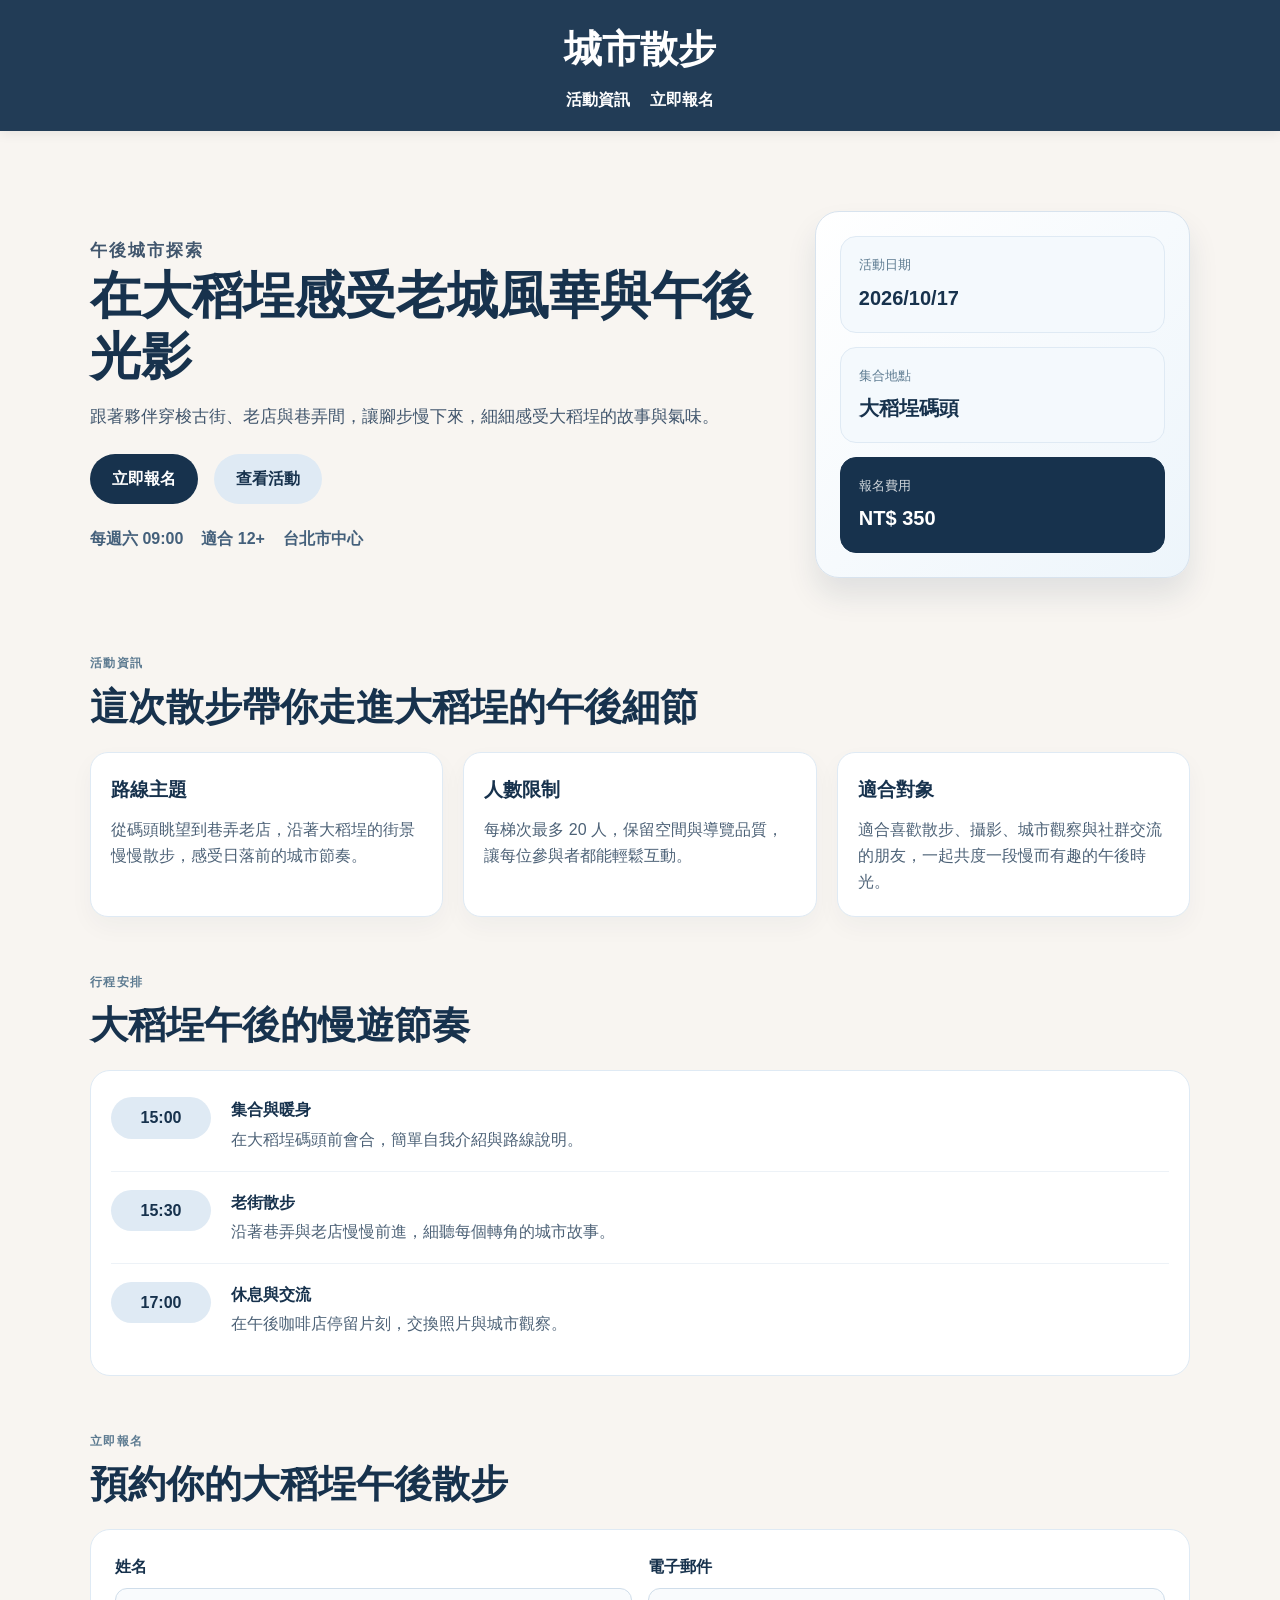
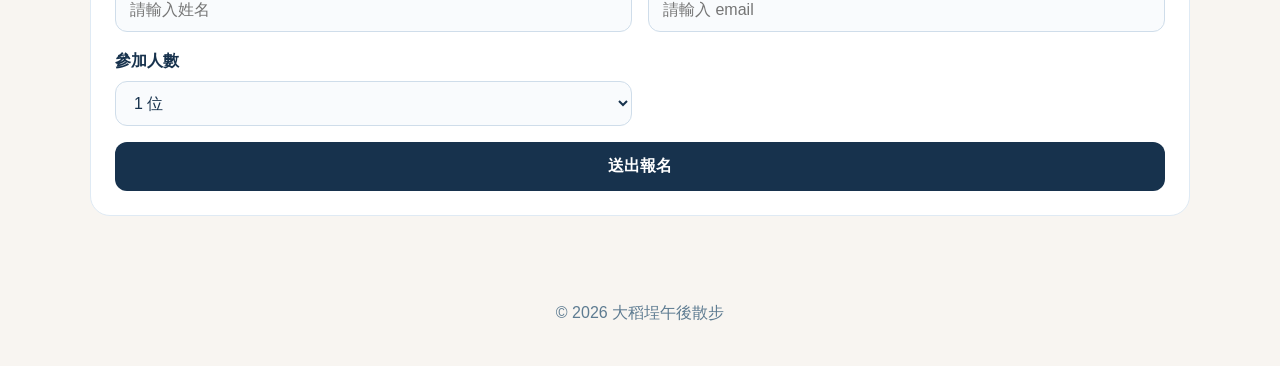
<file: index.html>
<!DOCTYPE html>
<html lang="zh-Hant">
  <head>
    <meta charset="UTF-8" />
    <meta name="viewport" content="width=device-width, initial-scale=1.0" />
    <title>城市散步</title>
    <link rel="stylesheet" href="style.css" />
  </head>
  <body>
    <header class="site-header">
      <h1>城市散步</h1>
      <nav>
        <a href="#event">活動資訊</a>
        <a href="#signup">立即報名</a>
      </nav>
    </header>

    <main>
      <section class="hero">
        <div class="hero-text">
          <p class="eyebrow">午後城市探索</p>
          <h2>在大稻埕感受老城風華與午後光影</h2>
          <p>
            跟著夥伴穿梭古街、老店與巷弄間，讓腳步慢下來，細細感受大稻埕的故事與氣味。
          </p>
          <div class="hero-actions">
            <a class="primary" href="#signup">立即報名</a>
            <a class="secondary" href="#event">查看活動</a>
          </div>
          <ul class="meta">
            <li>每週六 09:00</li>
            <li>適合 12+</li>
            <li>台北市中心</li>
          </ul>
        </div>

        <div class="hero-card">
          <div class="mini-card">
            <span>活動日期</span>
            <strong>2026/10/17</strong>
          </div>
          <div class="mini-card">
            <span>集合地點</span>
            <strong>大稻埕碼頭</strong>
          </div>
          <div class="mini-card accent">
            <span>報名費用</span>
            <strong>NT$ 350</strong>
          </div>
        </div>
      </section>

      <section id="event" class="info-section">
        <div class="section-heading">
          <p class="eyebrow">活動資訊</p>
          <h3>這次散步帶你走進大稻埕的午後細節</h3>
        </div>

        <div class="event-grid">
          <article class="event-card">
            <h4>路線主題</h4>
            <p>從碼頭眺望到巷弄老店，沿著大稻埕的街景慢慢散步，感受日落前的城市節奏。</p>
          </article>
          <article class="event-card">
            <h4>人數限制</h4>
            <p>每梯次最多 20 人，保留空間與導覽品質，讓每位參與者都能輕鬆互動。</p>
          </article>
          <article class="event-card">
            <h4>適合對象</h4>
            <p>適合喜歡散步、攝影、城市觀察與社群交流的朋友，一起共度一段慢而有趣的午後時光。</p>
          </article>
        </div>
      </section>

      <section class="timeline-section">
        <div class="section-heading">
          <p class="eyebrow">行程安排</p>
          <h3>大稻埕午後的慢遊節奏</h3>
        </div>

        <div class="timeline">
          <div class="timeline-item">
            <span class="time">15:00</span>
            <div>
              <h4>集合與暖身</h4>
              <p>在大稻埕碼頭前會合，簡單自我介紹與路線說明。</p>
            </div>
          </div>
          <div class="timeline-item">
            <span class="time">15:30</span>
            <div>
              <h4>老街散步</h4>
              <p>沿著巷弄與老店慢慢前進，細聽每個轉角的城市故事。</p>
            </div>
          </div>
          <div class="timeline-item">
            <span class="time">17:00</span>
            <div>
              <h4>休息與交流</h4>
              <p>在午後咖啡店停留片刻，交換照片與城市觀察。</p>
            </div>
          </div>
        </div>
      </section>

      <section id="signup" class="signup-section">
        <div class="section-heading">
          <p class="eyebrow">立即報名</p>
          <h3>預約你的大稻埕午後散步</h3>
        </div>

        <form class="signup-form">
          <label>
            姓名
            <input type="text" placeholder="請輸入姓名" />
          </label>
          <label>
            電子郵件
            <input type="email" placeholder="請輸入 email" />
          </label>
          <label>
            參加人數
            <select>
              <option>1 位</option>
              <option>2 位</option>
              <option>3 位</option>
              <option>4 位</option>
            </select>
          </label>
          <button type="submit">送出報名</button>
        </form>
      </section>
    </main>

    <footer class="site-footer">© 2026 大稻埕午後散步</footer>
  </body>
</html>
</file>
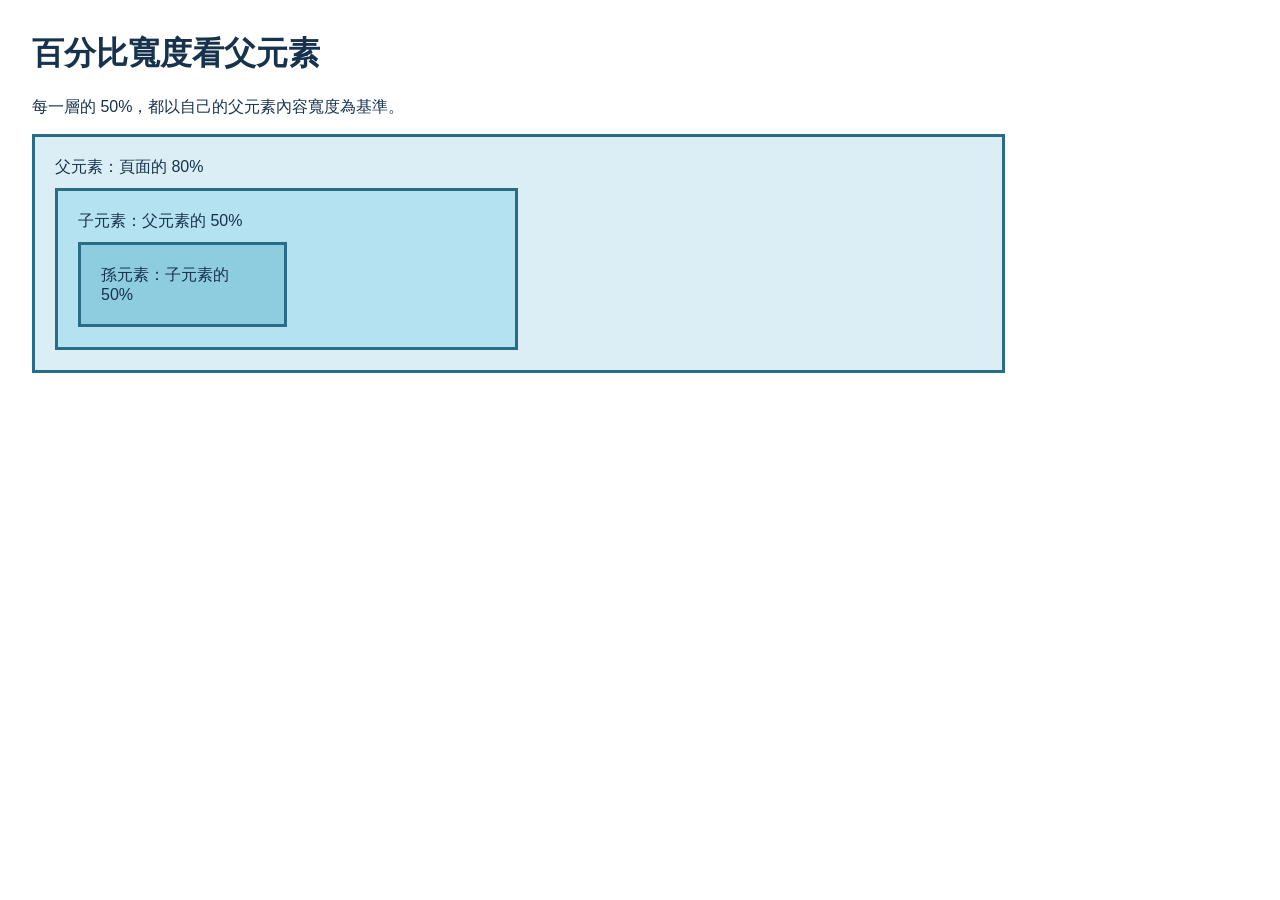
<file: index_1008.html>
<!DOCTYPE html>
<html lang="zh-Hant">
<head>
  <meta charset="UTF-8">
  <meta name="viewport" content="width=device-width, initial-scale=1.0">
  <title>百分比寬度示範</title>
  

  

<style>
    * { box-sizing: border-box; }

    body {
      font-family: Arial, "Microsoft JhengHei", sans-serif;
      margin: 32px;
      color: #17324d;
    }

    .parent {
      width: 80%;
      padding: 20px;
      background: #dceef5;
      border: 3px solid #286c86;
    }

    .child {
      width: 50%;
      padding: 20px;
      margin-top: 10px;
      background: #b5e2f0;
      border: 3px solid #286c86;
    }

    .grandchild {
      width: 50%;
      padding: 20px;
      margin-top: 10px;
      background: #8ecce0;
      border: 3px solid #286c86;
    }


  </style>
</head>
<body>
  <h1>百分比寬度看父元素</h1>
  <p>每一層的 50%，都以自己的父元素內容寬度為基準。</p>

  <div class="parent">
    父元素：頁面的 80%
    <div class="child">
      子元素：父元素的 50%
      <div class="grandchild">
        孫元素：子元素的 50%
      </div>
    </div>
  </div>
</body>
</html>
</file>
<file: style.css>
* {
  box-sizing: border-box;
}

html {
  scroll-behavior: smooth;
}

body {
  margin: 0;
  font-family: Arial, "Microsoft JhengHei", sans-serif;
  background: #f8f5f1;
  color: #17324d;
  line-height: 1.6;
}

img {
  max-width: 100%;
  display: block;
}

.site-header {
  position: sticky;
  top: 0;
  z-index: 10;
  padding: 18px 8%;
  text-align: center;
  background: rgba(23, 50, 77, 0.95);
  backdrop-filter: blur(8px);
  color: white;
  box-shadow: 0 2px 12px rgba(0, 0, 0, 0.08);
}

.site-header h1 {
  margin: 0 0 8px;
  font-size: clamp(1.8rem, 3vw, 2.6rem);
}

.site-header nav {
  display: flex;
  justify-content: center;
  gap: 20px;
  flex-wrap: wrap;
}

.site-header a {
  color: white;
  text-decoration: none;
  font-weight: 700;
}

main {
  width: min(1100px, calc(100% - 32px));
  margin: 0 auto;
  padding: 32px 0 60px;
}

.hero {
  display: grid;
  grid-template-columns: 1.3fr 0.7fr;
  gap: 28px;
  align-items: center;
  padding: 48px 0 20px;
}

.eyebrow {
  margin: 0 0 10px;
  text-transform: uppercase;
  letter-spacing: 0.12em;
  color: #5d7b91;
  font-size: 0.75rem;
  font-weight: 700;
}

.hero-text h2,
.section-heading h3 {
  margin: 0 0 16px;
  line-height: 1.2;
}

.hero-text h2 {
  font-size: clamp(2.2rem, 4vw, 4rem);
}

.hero-text p {
  margin: 0;
  font-size: 1.05rem;
  color: #41566d;
}

.hero-actions {
  display: flex;
  gap: 16px;
  flex-wrap: wrap;
  margin-top: 24px;
}

.hero-actions a {
  display: inline-block;
  padding: 12px 22px;
  border-radius: 999px;
  text-decoration: none;
  font-weight: 700;
  transition: 0.2s ease;
}

.hero-actions .primary {
  background: #17324d;
  color: white;
}

.hero-actions .secondary {
  background: #dfeaf4;
  color: #17324d;
}

.hero-actions a:hover {
  transform: translateY(-1px);
}

.meta {
  list-style: none;
  display: flex;
  gap: 18px;
  flex-wrap: wrap;
  padding: 0;
  margin: 22px 0 0;
  color: #44607b;
  font-weight: 700;
}

.hero-card {
  background: linear-gradient(135deg, #ffffff, #edf5fb);
  border: 1px solid #d8e3ee;
  border-radius: 24px;
  padding: 24px;
  box-shadow: 0 18px 30px rgba(23, 50, 77, 0.1);
}

.mini-card {
  padding: 18px 18px;
  border-radius: 16px;
  background: #f4f9fd;
  border: 1px solid #dfeaf4;
  margin-bottom: 14px;
}

.mini-card:last-child {
  margin-bottom: 0;
}

.mini-card span {
  display: block;
  font-size: 0.8rem;
  color: #5d7b91;
  margin-bottom: 6px;
}

.mini-card strong {
  font-size: 1.25rem;
}

.mini-card.accent {
  background: #17324d;
  color: white;
  border-color: #17324d;
}

.mini-card.accent span {
  color: rgba(255, 255, 255, 0.8);
}

.info-section,
.timeline-section,
.signup-section {
  margin-top: 56px;
}

.section-heading {
  margin-bottom: 22px;
}

.section-heading h3 {
  font-size: clamp(1.8rem, 3vw, 2.5rem);
}

.event-grid {
  display: grid;
  grid-template-columns: repeat(3, minmax(0, 1fr));
  gap: 20px;
}

.event-card {
  background: white;
  border: 1px solid #dfeaf4;
  border-radius: 18px;
  padding: 22px 20px;
  box-shadow: 0 10px 24px rgba(23, 50, 77, 0.04);
}

.event-card h4 {
  margin: 0 0 12px;
  font-size: 1.2rem;
}

.event-card p {
  margin: 0;
  color: #4d6277;
}

.timeline {
  background: white;
  border-radius: 20px;
  padding: 8px 20px 20px;
  border: 1px solid #dfeaf4;
}

.timeline-item {
  display: grid;
  grid-template-columns: 100px 1fr;
  gap: 20px;
  align-items: start;
  padding: 18px 0;
  border-bottom: 1px solid #edf2f7;
}

.timeline-item:last-child {
  border-bottom: none;
}

.time {
  display: inline-block;
  background: #dfeaf4;
  color: #17324d;
  padding: 8px 12px;
  border-radius: 999px;
  font-weight: 700;
  text-align: center;
}

.timeline-item h4 {
  margin: 0 0 4px;
}

.timeline-item p {
  margin: 0;
  color: #4d6277;
}

.signup-form {
  display: grid;
  grid-template-columns: repeat(2, minmax(0, 1fr));
  gap: 16px;
  background: white;
  border: 1px solid #dfeaf4;
  border-radius: 20px;
  padding: 24px;
}

.signup-form label {
  display: flex;
  flex-direction: column;
  gap: 8px;
  font-weight: 700;
  color: #17324d;
}

.signup-form input,
.signup-form select {
  padding: 12px 14px;
  border: 1px solid #cfddea;
  border-radius: 12px;
  font-size: 1rem;
  background: #f9fbfd;
  color: #17324d;
}

.signup-form button {
  grid-column: 1 / -1;
  border: none;
  border-radius: 12px;
  padding: 14px 18px;
  background: #17324d;
  color: white;
  font-size: 1rem;
  font-weight: 700;
  cursor: pointer;
}

.site-footer {
  text-align: center;
  padding: 24px 16px 40px;
  color: #5d7b91;
}

@media (max-width: 760px) {
  .hero,
  .event-grid,
  .signup-form {
    grid-template-columns: 1fr;
  }

  .timeline-item {
    grid-template-columns: 1fr;
    gap: 10px;
  }

  .site-header {
    padding-left: 20px;
    padding-right: 20px;
  }
}
</file>
